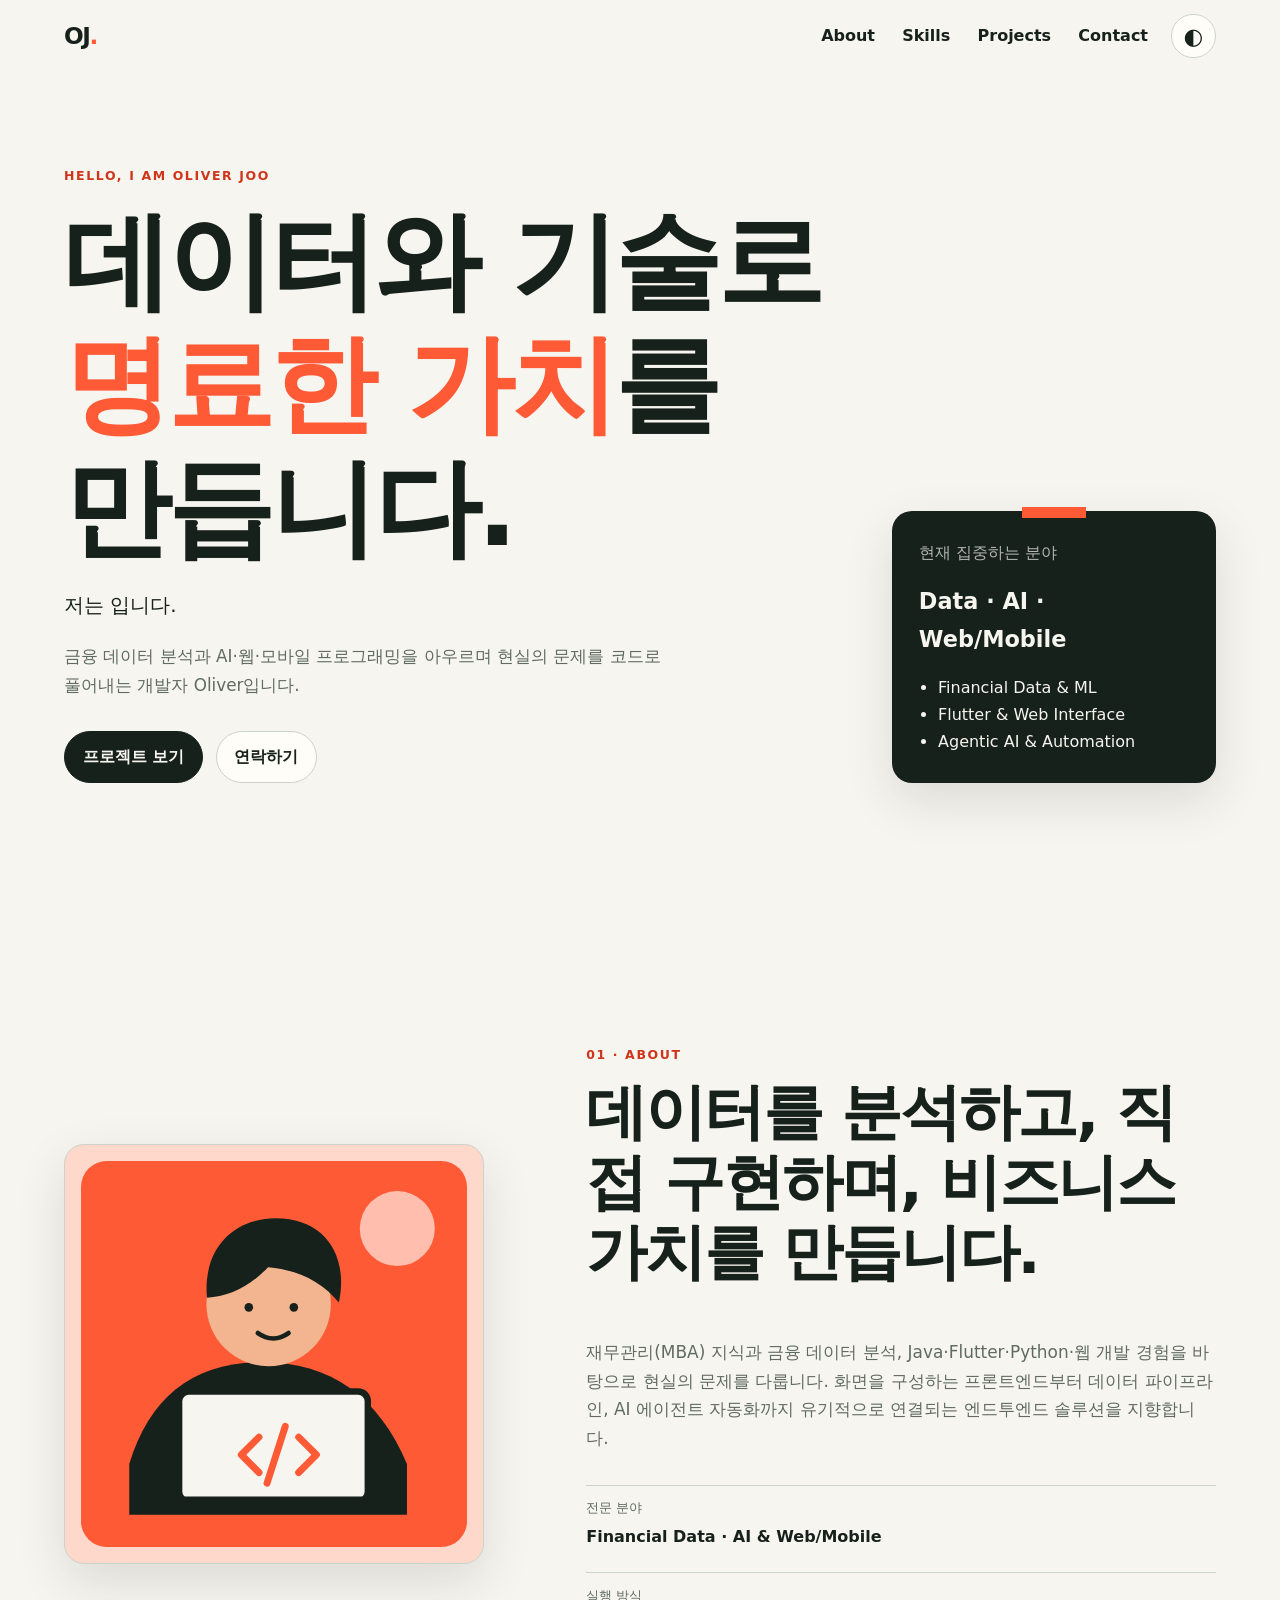
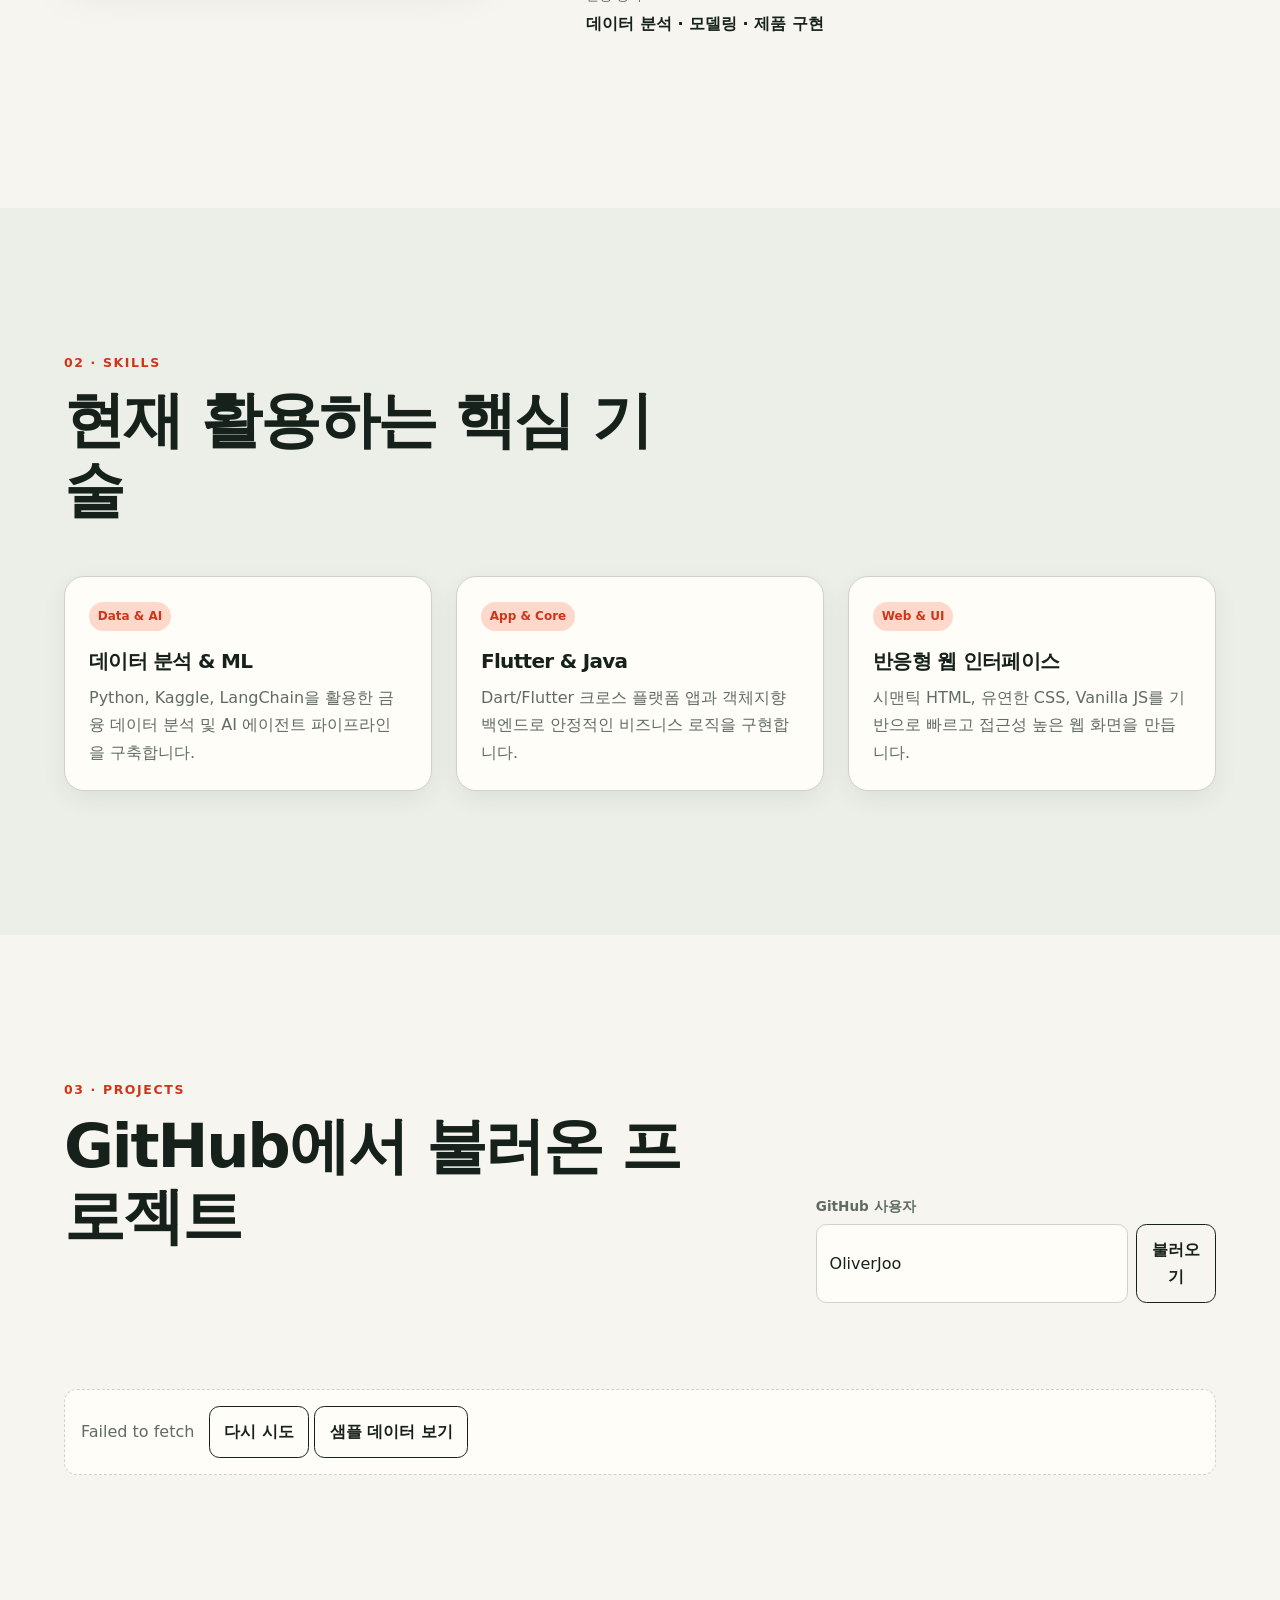
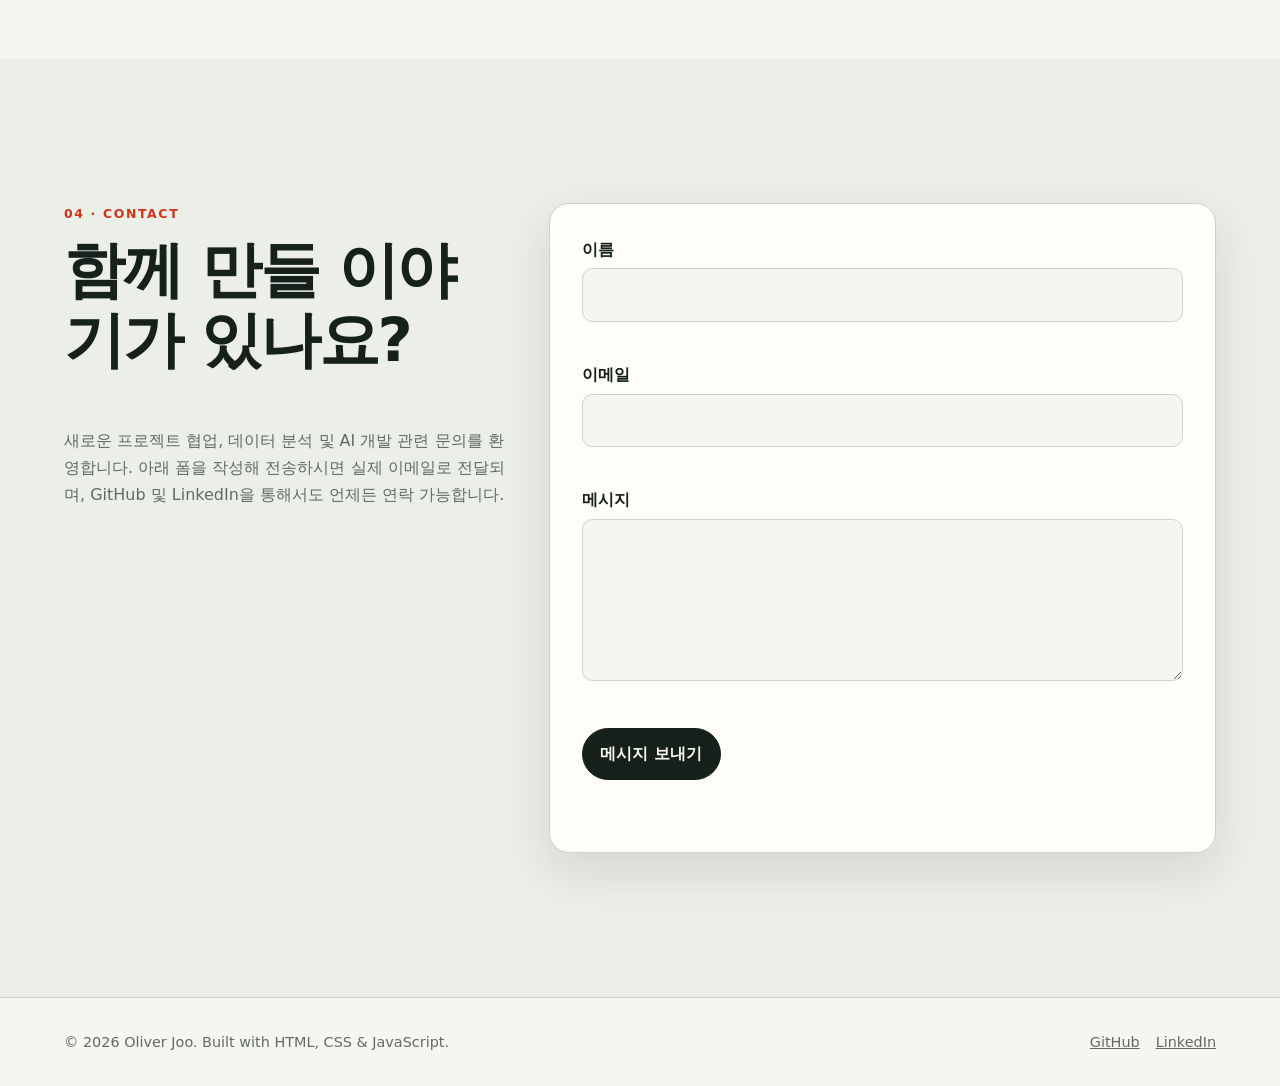
<file: index.html>
<!doctype html>
<html lang="ko">
<head>
  <meta charset="utf-8">
  <meta name="viewport" content="width=device-width, initial-scale=1">
  <meta name="description" content="HTML, CSS, JavaScript로 만든 반응형 포트폴리오">
  <title>Oliver | Web & AI Portfolio</title>
  <link rel="icon" href="images/profile.svg" type="image/svg+xml">
  <link rel="stylesheet" href="css/style.css">
  <script src="js/app.js" defer></script>
</head>
<body data-github-username="OliverJoo">
  <a class="skip-link" href="#main-content">본문으로 건너뛰기</a>

  <!-- 고정 헤더: 내부 링크, 모바일 메뉴, 테마 전환을 제공한다. -->
  <header class="site-header" id="top">
    <nav class="nav container" aria-label="주요 메뉴">
      <a class="logo" href="#hero" aria-label="홈으로 이동">OJ<span>.</span></a>
      <button class="menu-toggle" type="button" aria-expanded="false" aria-controls="nav-menu">
        <span class="sr-only">메뉴 열기</span>
        <span></span><span></span><span></span>
      </button>
      <ul class="nav-menu" id="nav-menu">
        <li><a href="#about">About</a></li>
        <li><a href="#skills">Skills</a></li>
        <li><a href="#projects">Projects</a></li>
        <li><a href="#contact">Contact</a></li>
      </ul>
      <button class="theme-toggle" type="button" aria-label="다크 모드로 전환" aria-pressed="false">
        <span aria-hidden="true">◐</span>
      </button>
    </nav>
  </header>

  <main id="main-content">
    <!-- Hero: 한 문장 소개와 주요 행동 버튼을 먼저 보여준다. -->
    <section class="hero" id="hero">
      <div class="container hero-grid">
        <div class="hero-copy reveal">
          <p class="eyebrow">HELLO, I AM OLIVER JOO</p>
          <h1>데이터와 기술로<br><span>명료한 가치</span>를 만듭니다.</h1>
          <p class="hero-role" aria-live="polite">저는 <strong id="typing-text">금융 데이터 분석가</strong>입니다.</p>
          <p class="hero-summary">금융 데이터 분석과 AI·웹·모바일 프로그래밍을 아우르며 현실의 문제를 코드로 풀어내는 개발자 Oliver입니다.</p>
          <div class="hero-actions">
            <a class="button primary" href="#projects">프로젝트 보기</a>
            <a class="button secondary" href="#contact">연락하기</a>
          </div>
        </div>
        <aside class="hero-card reveal" aria-label="현재 핵심 역량">
          <p>현재 집중하는 분야</p>
          <strong>Data · AI · Web/Mobile</strong>
          <ul>
            <li>Financial Data & ML</li>
            <li>Flutter & Web Interface</li>
            <li>Agentic AI & Automation</li>
          </ul>
        </aside>
      </div>
    </section>

    <!-- About: 프로필 이미지와 학습 방향을 설명한다. -->
    <section class="section" id="about">
      <div class="container about-grid reveal">
        <div class="portrait-frame">
          <img src="images/profile.svg" alt="노트북으로 웹 인터페이스와 데이터를 개발하는 사람의 일러스트">
        </div>
        <article>
          <p class="section-kicker">01 · ABOUT</p>
          <h2>데이터를 분석하고, 직접 구현하며, 비즈니스 가치를 만듭니다.</h2>
          <p>재무관리(MBA) 지식과 금융 데이터 분석, Java·Flutter·Python·웹 개발 경험을 바탕으로 현실의 문제를 다룹니다. 화면을 구성하는 프론트엔드부터 데이터 파이프라인, AI 에이전트 자동화까지 유기적으로 연결되는 엔드투엔드 솔루션을 지향합니다.</p>
          <dl class="facts">
            <div><dt>전문 분야</dt><dd>Financial Data · AI & Web/Mobile</dd></div>
            <div><dt>실행 방식</dt><dd>데이터 분석 · 모델링 · 제품 구현</dd></div>
          </dl>
        </article>
      </div>
    </section>

    <!-- Skills: 기술을 독립적인 article 카드로 구분한다. -->
    <section class="section section-tint" id="skills">
      <div class="container reveal">
        <p class="section-kicker">02 · SKILLS</p>
        <h2>현재 활용하는 핵심 기술</h2>
        <div class="skills-grid">
          <article class="skill-card"><span>Data & AI</span><h3>데이터 분석 & ML</h3><p>Python, Kaggle, LangChain을 활용한 금융 데이터 분석 및 AI 에이전트 파이프라인을 구축합니다.</p></article>
          <article class="skill-card"><span>App & Core</span><h3>Flutter & Java</h3><p>Dart/Flutter 크로스 플랫폼 앱과 객체지향 백엔드로 안정적인 비즈니스 로직을 구현합니다.</p></article>
          <article class="skill-card"><span>Web & UI</span><h3>반응형 웹 인터페이스</h3><p>시맨틱 HTML, 유연한 CSS, Vanilla JS를 기반으로 빠르고 접근성 높은 웹 화면을 만듭니다.</p></article>
        </div>
      </div>
    </section>

    <!-- Projects: GitHub API 상태와 카드가 JavaScript로 렌더링된다. -->
    <section class="section" id="projects">
      <div class="container reveal">
        <div class="section-heading">
          <div><p class="section-kicker">03 · PROJECTS</p><h2>GitHub에서 불러온 프로젝트</h2></div>
          <form class="github-search" id="github-search" novalidate>
            <label for="github-username">GitHub 사용자</label>
            <div><input id="github-username" name="username" autocomplete="username" value="OliverJoo" required><button class="button compact" type="submit">불러오기</button></div>
          </form>
        </div>
        <div class="filter-bar" id="project-filters" aria-label="프로젝트 언어 필터"></div>
        <div class="project-status" id="project-status" role="status" aria-live="polite"></div>
        <div class="projects-grid" id="project-list"></div>
      </div>
    </section>

    <!-- Contact: Formspree를 통한 실제 이메일 전송과 입력 검증 흐름을 제공한다. -->
    <section class="section section-tint" id="contact">
      <div class="container contact-grid reveal">
        <div>
          <p class="section-kicker">04 · CONTACT</p>
          <h2>함께 만들 이야기가 있나요?</h2>
          <p>새로운 프로젝트 협업, 데이터 분석 및 AI 개발 관련 문의를 환영합니다. 아래 폼을 작성해 전송하시면 실제 이메일로 전달되며, GitHub 및 LinkedIn을 통해서도 언제든 연락 가능합니다.</p>
        </div>
        <form class="contact-form" id="contact-form" action="https://formspree.io/f/myeyoklz" method="POST" novalidate>
          <div class="field">
            <label for="name">이름</label>
            <input id="name" name="name" type="text" autocomplete="name" aria-describedby="name-error" required>
            <small class="error" id="name-error"></small>
          </div>
          <div class="field">
            <label for="email">이메일</label>
            <input id="email" name="email" type="email" autocomplete="email" aria-describedby="email-error" required>
            <small class="error" id="email-error"></small>
          </div>
          <div class="field">
            <label for="message">메시지</label>
            <textarea id="message" name="message" rows="5" aria-describedby="message-error" required></textarea>
            <small class="error" id="message-error"></small>
          </div>
          <button class="button primary" type="submit">메시지 보내기</button>
          <p class="form-result" id="form-result" role="status" aria-live="polite"></p>
        </form>
      </div>
    </section>
  </main>

  <!-- Footer: 저작권과 외부 프로필 링크를 모은다. -->
  <footer class="site-footer">
    <div class="container footer-row">
      <p>© <span id="current-year"></span> Oliver Joo. Built with HTML, CSS & JavaScript.</p>
      <div><a href="https://github.com/OliverJoo" target="_blank" rel="noreferrer">GitHub</a><a href="https://www.linkedin.com/in/oliverjoo" target="_blank" rel="noreferrer">LinkedIn</a></div>
    </div>
  </footer>

  <button class="scroll-top" type="button" aria-label="페이지 맨 위로 이동">↑</button>
</body>
</html>
</file>
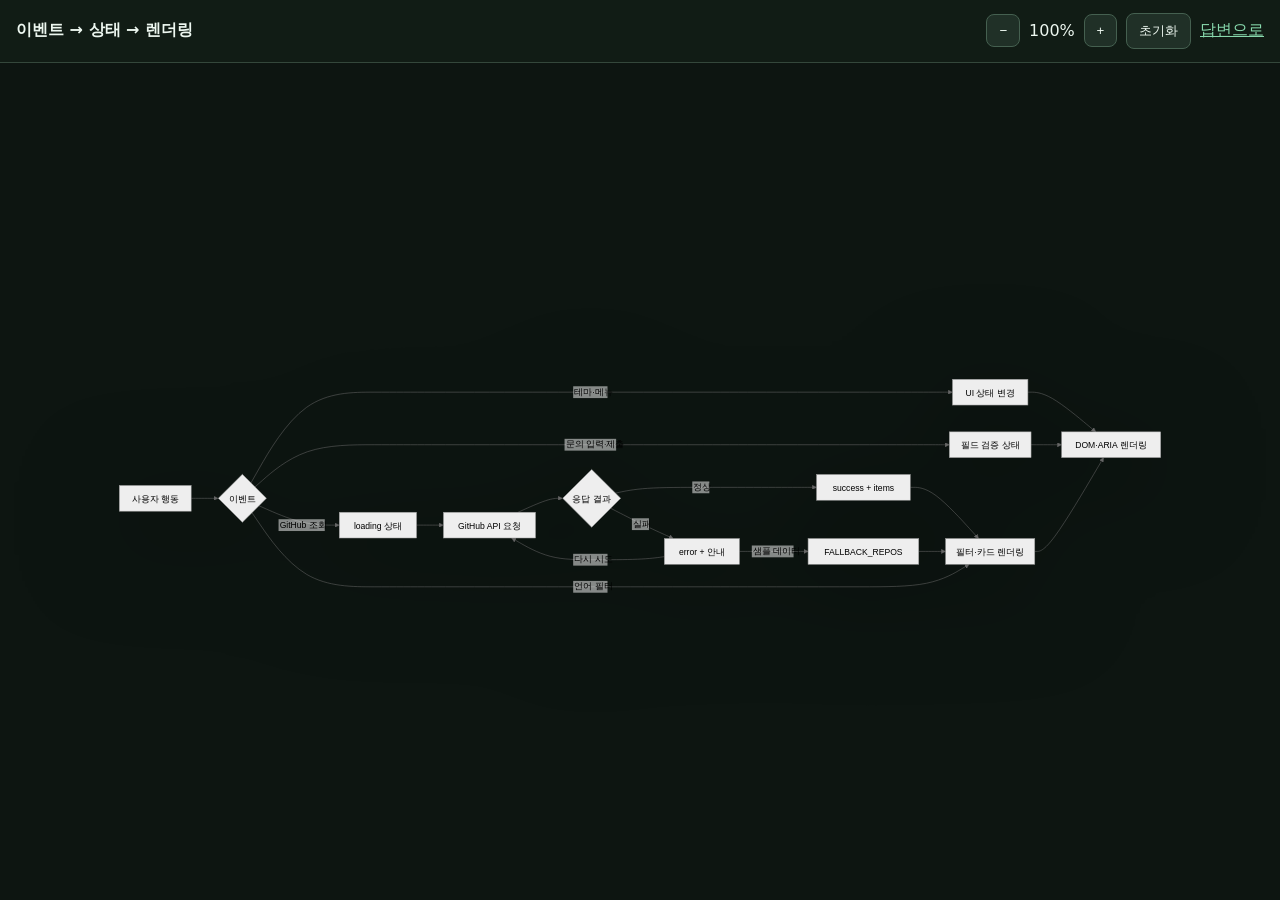
<file: 03_diagram-viewer.html>
<!doctype html>
<html lang="ko">
<head>
  <meta charset="utf-8">
  <meta name="viewport" content="width=device-width, initial-scale=1">
  <title>b4-1 상태 흐름 다이어그램</title>
  <link rel="icon" href="images/profile.svg" type="image/svg+xml">
  <style>
    *{box-sizing:border-box}body{margin:0;color:#edf7f0;background:#0d1511;font-family:Inter,Pretendard,system-ui,sans-serif}.toolbar{position:fixed;z-index:10;inset:0 0 auto;display:flex;align-items:center;gap:.55rem;padding:.8rem 1rem;background:#121e17e8;border-bottom:1px solid #34473b;backdrop-filter:blur(14px)}.toolbar strong{margin-right:auto}.toolbar button{padding:.5rem .75rem;color:#edf7f0;background:#203027;border:1px solid #456050;border-radius:.5rem;cursor:pointer}.toolbar a{color:#88d9ad}.viewport{height:100vh;padding-top:4.5rem;overflow:auto;cursor:grab}.viewport.dragging{cursor:grabbing}.canvas{min-width:100%;min-height:100%;display:grid;place-items:center;padding:3rem}.canvas img{width:min(1050px,90vw);max-width:none;transform-origin:center;transition:transform .12s ease;filter:drop-shadow(0 20px 50px #0008)}
  </style>
</head>
<body>
  <div class="toolbar"><strong>이벤트 → 상태 → 렌더링</strong><button type="button" id="out">−</button><span id="scale">100%</span><button type="button" id="in">+</button><button type="button" id="reset">초기화</button><a href="README_answer.html#diagram">답변으로</a></div>
  <div class="viewport" id="viewport"><div class="canvas"><img id="diagram" src="02_portfolio-flow.svg" alt="포트폴리오 이벤트, 상태, DOM 업데이트 흐름"></div></div>
  <script>
    // 버튼·트랙패드로 확대하고 드래그로 넓은 다이어그램을 이동한다.
    const viewport=document.querySelector('#viewport');const diagram=document.querySelector('#diagram');const scaleText=document.querySelector('#scale');let scale=1;let drag=null;
    const applyScale=next=>{scale=Math.min(3,Math.max(.4,next));diagram.style.transform=`scale(${scale})`;scaleText.textContent=`${Math.round(scale*100)}%`;};
    document.querySelector('#in').addEventListener('click',()=>applyScale(scale+.15));document.querySelector('#out').addEventListener('click',()=>applyScale(scale-.15));document.querySelector('#reset').addEventListener('click',()=>{applyScale(1);viewport.scrollTo({top:0,left:0,behavior:'smooth'});});
    viewport.addEventListener('wheel',event=>{if(event.ctrlKey||event.metaKey){event.preventDefault();applyScale(scale+(event.deltaY<0?.1:-.1));}},{passive:false});
    viewport.addEventListener('pointerdown',event=>{drag={x:event.clientX,y:event.clientY,left:viewport.scrollLeft,top:viewport.scrollTop};viewport.classList.add('dragging');viewport.setPointerCapture(event.pointerId);});
    viewport.addEventListener('pointermove',event=>{if(!drag)return;viewport.scrollLeft=drag.left-(event.clientX-drag.x);viewport.scrollTop=drag.top-(event.clientY-drag.y);});
    viewport.addEventListener('pointerup',()=>{drag=null;viewport.classList.remove('dragging');});
  </script>
</body>
</html>
</file>
<file: css/style.css>
/* 공통 디자인 토큰: 색상과 간격을 한곳에서 관리한다. */
:root {
  --bg: #f7f5ef;
  --surface: #fffdf8;
  --surface-tint: #ecefe8;
  --text: #17211b;
  --muted: #5f6b63;
  --line: #ccd3ca;
  --accent: #ff5a36;
  --accent-strong: #cf351b;
  --accent-soft: #ffd8cc;
  --shadow: 0 18px 50px rgba(26, 37, 30, .12);
  --radius: 1.25rem;
  --space: clamp(1rem, 2vw, 1.5rem);
  --max-width: 72rem;
  --font: Inter, Pretendard, "Noto Sans KR", system-ui, -apple-system, sans-serif;
}

/* 다크 모드는 같은 변수 이름의 값만 교체한다. */
[data-theme="dark"] {
  --bg: #101713;
  --surface: #18211c;
  --surface-tint: #202c25;
  --text: #eff7f1;
  --muted: #a9b8ae;
  --line: #35443a;
  --accent: #ff7758;
  --accent-strong: #ff9b84;
  --accent-soft: #4a271f;
  --shadow: 0 18px 55px rgba(0, 0, 0, .32);
}

/* 기본 문서 스타일과 재사용 유틸리티 */
* { box-sizing: border-box; }
html { scroll-behavior: smooth; }
body {
  margin: 0;
  color: var(--text);
  background: var(--bg);
  font-family: var(--font);
  line-height: 1.7;
  transition: color .25s ease, background-color .25s ease;
}
body.menu-open { overflow: hidden; }
img { display: block; max-width: 100%; }
a { color: inherit; }
button, input, textarea { font: inherit; }
button { color: inherit; }
h1, h2, h3, p { margin-top: 0; }
h1, h2, h3 { line-height: 1.15; letter-spacing: -.035em; }
h1 { font-size: clamp(2.7rem, 10vw, 6.7rem); margin-bottom: 1.2rem; }
h2 { font-size: clamp(2rem, 6vw, 3.8rem); max-width: 15ch; }
h3 { font-size: 1.25rem; }

.container { width: min(calc(100% - 2rem), var(--max-width)); margin-inline: auto; }
.section { padding: clamp(5rem, 12vw, 9rem) 0; }
.section-tint { background: var(--surface-tint); }
.section-kicker, .eyebrow { color: var(--accent-strong); font-weight: 800; letter-spacing: .13em; font-size: .78rem; }
.sr-only { position: absolute; width: 1px; height: 1px; padding: 0; margin: -1px; overflow: hidden; clip: rect(0, 0, 0, 0); white-space: nowrap; border: 0; }
.skip-link { position: fixed; z-index: 100; left: 1rem; top: -5rem; padding: .7rem 1rem; background: var(--text); color: var(--bg); border-radius: .5rem; }
.skip-link:focus { top: 1rem; }

/* 내비게이션: 모바일에서는 접힌 메뉴, 768px부터 가로 메뉴다. */
.site-header { position: fixed; inset: 0 0 auto; z-index: 20; transition: background-color .25s ease, box-shadow .25s ease; }
.site-header.scrolled { background: color-mix(in srgb, var(--bg) 88%, transparent); box-shadow: 0 1px 0 var(--line); backdrop-filter: blur(14px); }
.nav { min-height: 4.5rem; display: flex; align-items: center; gap: .7rem; }
.logo { margin-right: auto; text-decoration: none; font-size: 1.45rem; font-weight: 900; letter-spacing: -.06em; }
.logo span { color: var(--accent); }
.nav-menu { position: fixed; inset: 4.5rem 1rem auto; display: none; padding: 1rem; margin: 0; list-style: none; background: var(--surface); border: 1px solid var(--line); border-radius: 1rem; box-shadow: var(--shadow); }
.nav-menu.active { display: grid; }
.nav-menu a { display: block; padding: .8rem; text-decoration: none; font-weight: 750; border-radius: .6rem; }
.nav-menu a:hover, .nav-menu a:focus-visible { color: var(--accent-strong); background: var(--accent-soft); }
.menu-toggle, .theme-toggle { display: grid; place-items: center; width: 2.8rem; height: 2.8rem; padding: 0; border: 1px solid var(--line); border-radius: 50%; background: var(--surface); cursor: pointer; }
.menu-toggle span:not(.sr-only) { width: 1rem; height: 2px; margin: 2px; background: currentColor; transition: transform .2s ease, opacity .2s ease; }
.menu-toggle[aria-expanded="true"] span:nth-child(2) { transform: translateY(6px) rotate(45deg); }
.menu-toggle[aria-expanded="true"] span:nth-child(3) { opacity: 0; }
.menu-toggle[aria-expanded="true"] span:nth-child(4) { transform: translateY(-6px) rotate(-45deg); }
.theme-toggle { font-size: 1.4rem; }

/* 첫 화면은 소개 문구와 학습 목표 카드로 구성한다. */
.hero { min-height: 100svh; display: grid; align-items: center; padding: 8rem 0 5rem; overflow: hidden; }
.hero-grid { display: grid; gap: 2.5rem; align-items: end; }
.hero h1 span { color: var(--accent); }
.hero-role { font-size: 1.25rem; }
.hero-summary { max-width: 38rem; color: var(--muted); font-size: 1.05rem; }
.hero-actions { display: flex; flex-wrap: wrap; gap: .8rem; margin-top: 2rem; }
.button { display: inline-flex; align-items: center; justify-content: center; min-height: 3rem; padding: .7rem 1.1rem; border: 1px solid var(--text); border-radius: 999px; background: transparent; color: var(--text); font-weight: 800; text-decoration: none; cursor: pointer; transition: transform .2s ease, box-shadow .2s ease, background-color .2s ease; }
.button:hover { transform: translateY(-2px); box-shadow: 0 8px 20px rgba(0, 0, 0, .14); }
.button.primary { background: var(--text); color: var(--bg); }
.button.secondary { border-color: var(--line); background: var(--surface); }
.button.compact { min-height: 2.65rem; padding-inline: .9rem; border-radius: .65rem; }
.hero-card { position: relative; padding: 1.7rem; background: var(--text); color: var(--bg); border-radius: var(--radius); box-shadow: var(--shadow); transform: rotate(1.5deg); }
.hero-card::before { content: ""; position: absolute; width: 4rem; height: .7rem; top: -.3rem; left: 50%; background: var(--accent); transform: translateX(-50%); }
.hero-card p { color: color-mix(in srgb, var(--bg) 70%, transparent); }
.hero-card strong { display: block; font-size: 1.4rem; }
.hero-card ul { padding-left: 1.2rem; margin-bottom: 0; }

/* About와 Skills의 공통 카드 레이아웃 */
.about-grid { display: grid; gap: 2.5rem; align-items: center; }
.portrait-frame { padding: 1rem; background: var(--accent-soft); border: 1px solid var(--line); border-radius: var(--radius); box-shadow: var(--shadow); }
.portrait-frame img { width: 100%; border-radius: calc(var(--radius) - .5rem); }
.about-grid article > p:not(.section-kicker) { color: var(--muted); font-size: 1.06rem; }
.facts { display: grid; gap: .7rem; margin-top: 2rem; }
.facts div { padding-block: .7rem; border-top: 1px solid var(--line); }
.facts dt { color: var(--muted); font-size: .82rem; }
.facts dd { margin: .2rem 0 0; font-weight: 800; }

.skills-grid, .projects-grid { display: grid; gap: var(--space); margin-top: 2.5rem; }
.skill-card, .project-card { padding: 1.5rem; background: var(--surface); border: 1px solid var(--line); border-radius: var(--radius); box-shadow: 0 8px 25px rgba(26, 37, 30, .07); transition: transform .2s ease, box-shadow .2s ease; }
.skill-card:hover, .project-card:hover { transform: translateY(-5px); box-shadow: var(--shadow); }
.skill-card span, .project-language { display: inline-block; padding: .25rem .55rem; color: var(--accent-strong); background: var(--accent-soft); border-radius: 999px; font-size: .75rem; font-weight: 850; }
.skill-card h3 { margin: 1.2rem 0 .7rem; }
.skill-card p, .project-card p { color: var(--muted); margin-bottom: 0; }

/* GitHub 프로젝트의 검색, 상태, 필터, 카드 스타일 */
.section-heading { display: grid; gap: 1.5rem; }
.github-search label { display: block; margin-bottom: .35rem; color: var(--muted); font-size: .85rem; font-weight: 750; }
.github-search div { display: flex; gap: .5rem; }
.github-search input { min-width: 0; width: 100%; padding: .65rem .8rem; color: var(--text); background: var(--surface); border: 1px solid var(--line); border-radius: .65rem; }
.filter-bar { display: flex; flex-wrap: wrap; gap: .5rem; min-height: 2.4rem; margin: 2rem 0 1rem; }
.filter-button { padding: .45rem .75rem; border: 1px solid var(--line); border-radius: 999px; color: var(--muted); background: var(--surface); cursor: pointer; }
.filter-button.active { color: var(--bg); background: var(--text); }
.project-status { min-height: 4rem; padding: 1rem; color: var(--muted); background: var(--surface); border: 1px dashed var(--line); border-radius: .8rem; }
.project-status:empty { display: none; }
.spinner { display: inline-block; width: 1rem; height: 1rem; margin-right: .5rem; vertical-align: -.15rem; border: 2px solid var(--line); border-top-color: var(--accent); border-radius: 50%; animation: spin .8s linear infinite; }
.project-card { display: flex; flex-direction: column; min-height: 15rem; }
.project-card h3 { margin: 1rem 0 .65rem; }
.project-card h3 a { text-decoration: none; }
.project-card h3 a:hover { color: var(--accent-strong); }
.project-meta { display: flex; gap: 1rem; margin-top: auto; padding-top: 1.2rem; color: var(--muted); font-size: .85rem; }
.retry-button { margin-left: .6rem; }

/* 폼 오류는 입력칸 바로 아래에 표시한다. */
.contact-grid { display: grid; gap: 2.5rem; }
.contact-grid > div p:last-child { color: var(--muted); }
.contact-form { padding: 1.5rem; background: var(--surface); border: 1px solid var(--line); border-radius: var(--radius); box-shadow: var(--shadow); }
.field { margin-bottom: 1rem; }
.field label { display: block; margin-bottom: .35rem; font-weight: 800; }
.field input, .field textarea { width: 100%; padding: .75rem; color: var(--text); background: var(--bg); border: 1px solid var(--line); border-radius: .65rem; }
.field input:focus, .field textarea:focus { outline: 3px solid var(--accent-soft); border-color: var(--accent); }
.field [aria-invalid="true"] { border-color: #d93131; }
.error { display: block; min-height: 1.5em; margin-top: .2rem; color: #c72b2b; font-weight: 700; }
[data-theme="dark"] .error { color: #ff9898; }
.form-result { min-height: 1.5em; margin: 1rem 0 0; font-weight: 800; transition: color .2s ease; }
.form-result.error { color: #c72b2b; }
.form-result.success { color: var(--accent); }
[data-theme="dark"] .form-result.error { color: #ff9898; }
[data-theme="dark"] .form-result.success { color: var(--accent); }

.site-footer { padding: 2rem 0; border-top: 1px solid var(--line); }
.footer-row { display: grid; gap: .8rem; color: var(--muted); font-size: .9rem; }
.footer-row p { margin: 0; }
.footer-row div { display: flex; gap: 1rem; }
.scroll-top { position: fixed; z-index: 15; right: 1rem; bottom: 1rem; width: 3rem; height: 3rem; border: 0; border-radius: 50%; color: var(--bg); background: var(--text); box-shadow: var(--shadow); cursor: pointer; opacity: 0; pointer-events: none; transform: translateY(1rem); transition: opacity .2s ease, transform .2s ease; }
.scroll-top.visible { opacity: 1; pointer-events: auto; transform: translateY(0); }
.reveal { opacity: 0; transform: translateY(1.5rem); transition: opacity .65s ease, transform .65s ease; }
.reveal.visible { opacity: 1; transform: translateY(0); }

@keyframes spin { to { transform: rotate(360deg); } }

/* 태블릿에서는 주요 영역과 카드를 두 열로 확장한다. */
@media (min-width: 768px) {
  body.menu-open { overflow: auto; }
  .menu-toggle { display: none; }
  .nav-menu { position: static; display: flex; align-items: center; gap: .2rem; padding: 0; background: transparent; border: 0; box-shadow: none; }
  .nav-menu a { padding: .55rem .75rem; }
  .hero-grid { grid-template-columns: minmax(0, 1.7fr) minmax(16rem, .7fr); }
  .about-grid { grid-template-columns: minmax(17rem, .8fr) minmax(0, 1.2fr); gap: clamp(3rem, 8vw, 7rem); }
  .skills-grid, .projects-grid { grid-template-columns: repeat(2, minmax(0, 1fr)); }
  .section-heading { grid-template-columns: 1fr minmax(18rem, .55fr); align-items: end; }
  .contact-grid { grid-template-columns: .8fr 1.2fr; }
  .footer-row { grid-template-columns: 1fr auto; align-items: center; }
}

/* 데스크톱에서는 카드가 세 열이 된다. */
@media (min-width: 1024px) {
  .container { width: min(calc(100% - 4rem), var(--max-width)); }
  .skills-grid, .projects-grid { grid-template-columns: repeat(3, minmax(0, 1fr)); }
  .contact-form { padding: 2rem; }
}

/* 사용자가 움직임 축소를 요청하면 애니메이션을 최소화한다. */
@media (prefers-reduced-motion: reduce) {
  html { scroll-behavior: auto; }
  *, *::before, *::after { animation-duration: .01ms !important; animation-iteration-count: 1 !important; transition-duration: .01ms !important; }
  .reveal { opacity: 1; transform: none; }
}
</file>
